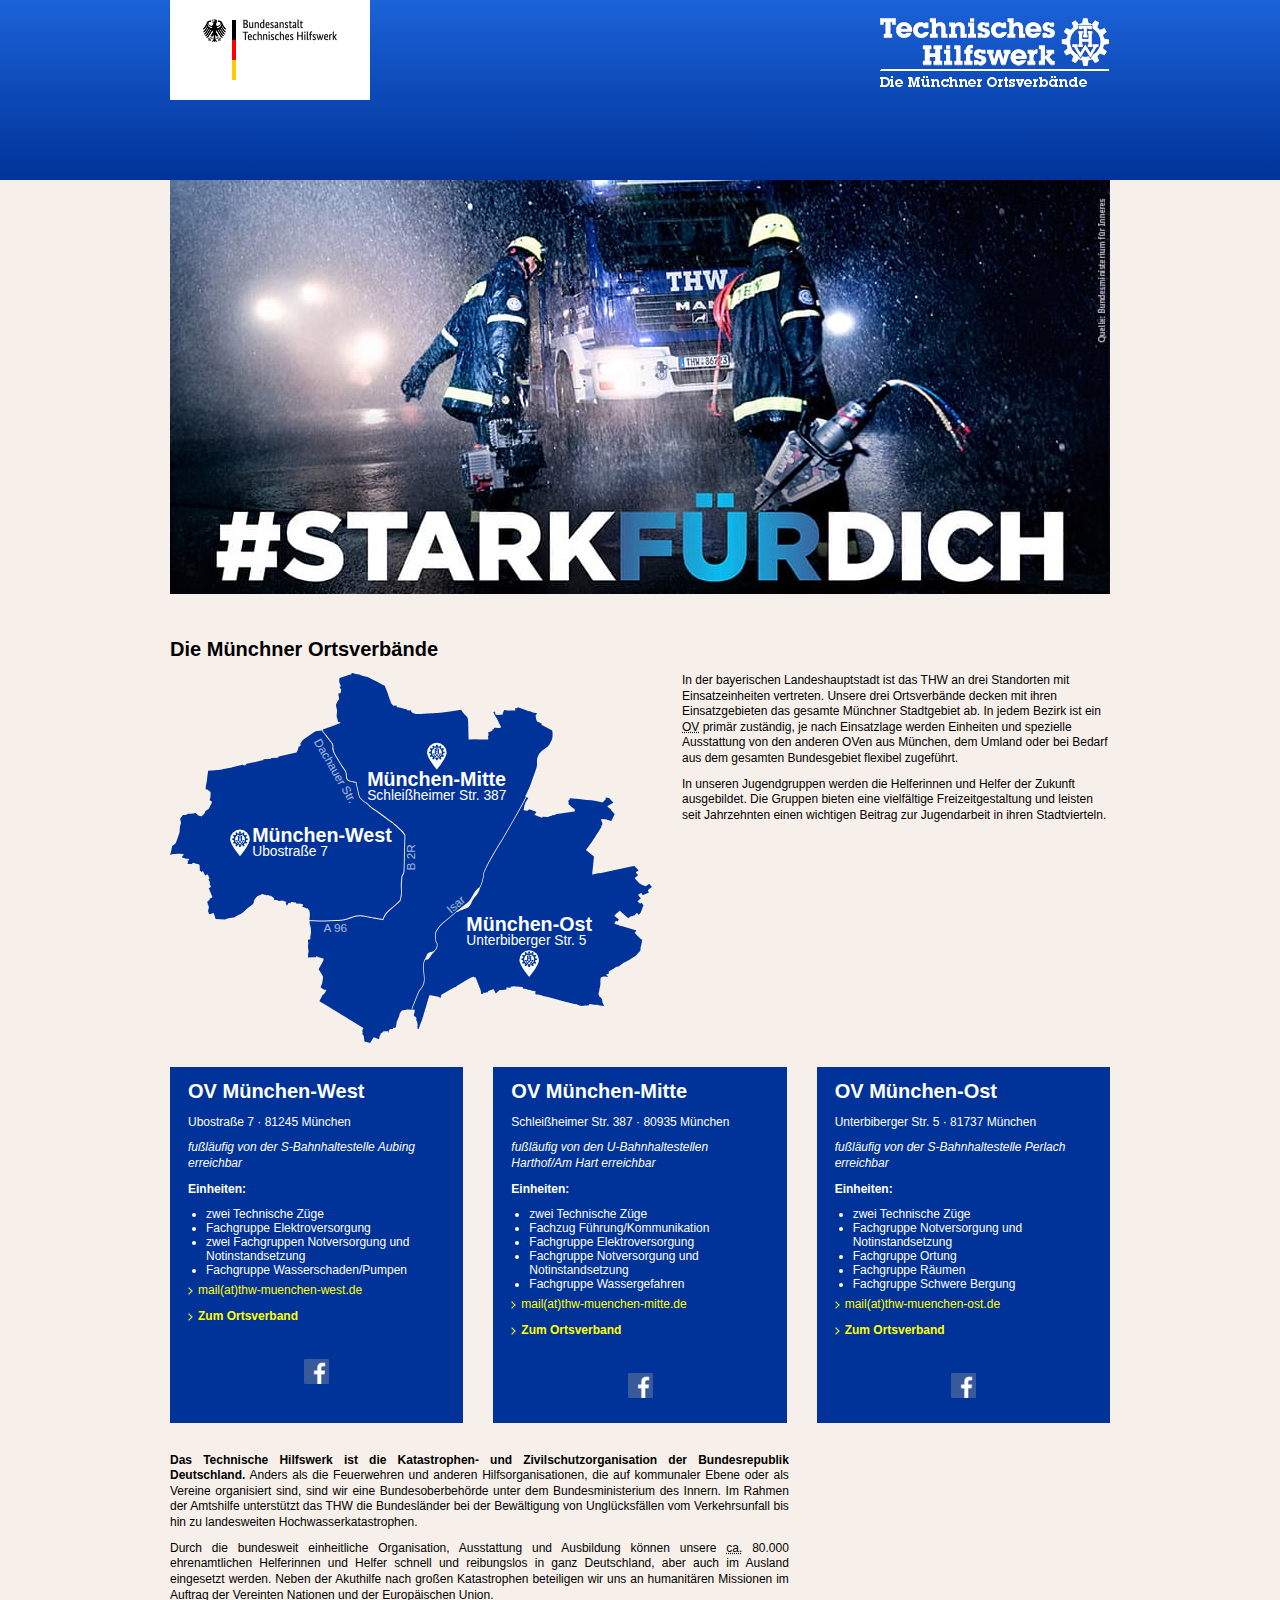
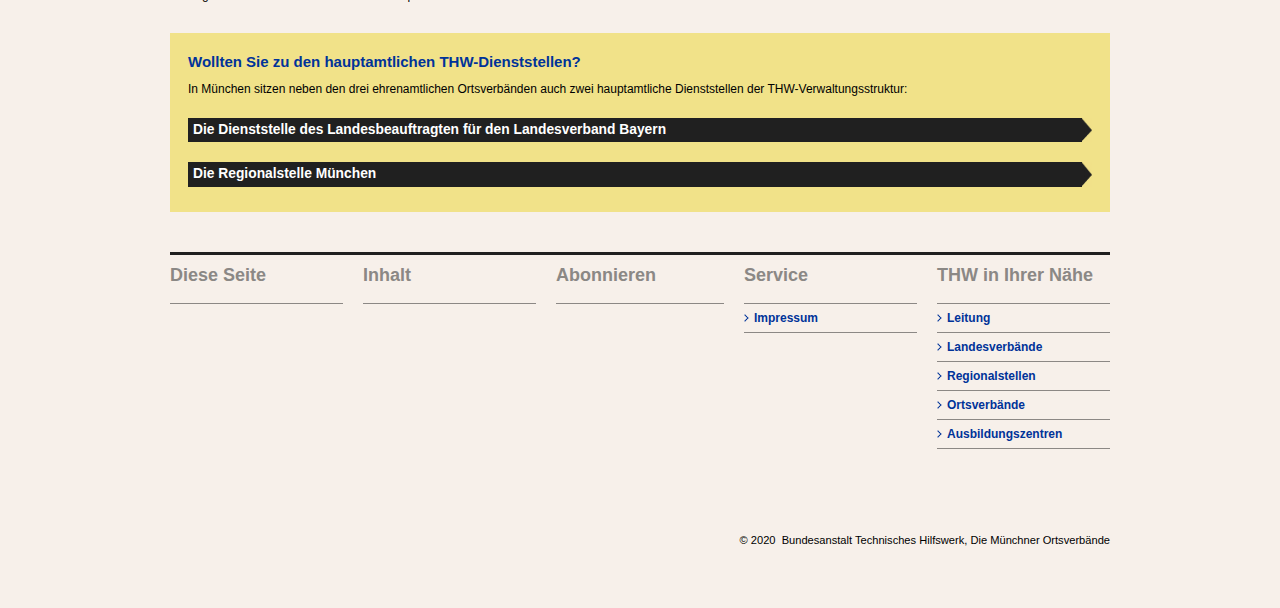
<file: index.html>
<!DOCTYPE html>
<html lang="de">
<head>

<meta charset="utf-8">
<!-- 
	CMS für Ortsverbände der Bundesanstalt Technisches Hilfswerk
	     weitere Informationen unter: http://doku.ov-cms.thw.de

	This website is powered by TYPO3 - inspiring people to share!
	TYPO3 is a free open source Content Management Framework initially created by Kasper Skaarhoj and licensed under GNU/GPL.
	TYPO3 is copyright 1998-2018 of Kasper Skaarhoj. Extensions are copyright of their respective owners.
	Information and contribution at https://typo3.org/
-->

<link rel="shortcut icon" href="/img/favicon.ico" type="image/x-icon">

<meta name="generator" content="TYPO3 CMS">
<meta name="VIEWPORT" content="width=device-width, initial-scale=1, minimal-scale=1">

<link rel="stylesheet" type="text/css" href="/combined.css" media="all">
<link rel="stylesheet" type="text/css" href="/print.css" media="print">

<title>THW Die Münchner Ortsverbände: Startseite</title>
<link rel="canonical" href="/"/>
<meta name="geo.placename" content="München"/>
<meta property="og:type" content="website"/>
<!-- <meta property="og:image" content="/img/thw.png"/> -->
<meta property="og:locale" content="de_DE"/>
<meta property="og:title" content="THW Die Münchner Ortsverbände - Startseite"/>
<meta property="og:description" content=""/>
<!-- <meta property="og:url" content="https://thw-muenchen.de/"/> -->
<meta property="og:site_name" content="THW Die Münchner Ortsverbände"/>
<meta name="date" content="2020-06-01T12:00:00+1:00">
</head>
<body>

<div id="page">

<!-- page content -->
<div id="contentArea">

<!-- header -->
<header>
    <section id="pageHead" role="banner">
        <div class="branding">
            <div class="ba_logo"><a href="/" target="_top"><img src="/img/logo_bundesanstalt.gif" width="200" height="100" alt="Bundesanstalt Technisches Hilfswerk" ></a></div>
            <div class="thw_logo">
                <a href="/"><img src="/img/logo_thw.png" width="229" height="53" alt="Technisches Hilfswerk" ></a>
                <img src="/img/Die_Muenchner_Ortsverbaende__43c7b4e5e2.png" width="230" height="35" alt="Die Münchner Ortsverbände">
            </div>
        </div>

        <div class="clearFloater"></div>
    </section>
    <section class="navigation active">
    </section>
</header>
 
<div class="clearFloater"></div>

<!-- content -->
<section id="pageContent" role="main">
    

<div id="cbkeyvisual-76792" class="cbkeyvisual large">  
	<div class="slider-wrapper theme-thw ">
        <img srcset="/img/starkfuerdich-470w.jpg 470w, ./img/starkfuerdich-940w.jpg 940w" sizes="100vw" src="/img/starkfuerdich-940w.jpg" alt="" style="max-width: 100%;">
    </div>  
</div>

    <section class="content"><div id="c217972" class="csc-default"><div class="section-body">

<div class="div-100">
	<div id="c240390" class="csc-default"><div class="section-body">

<div class="csc-header csc-header-n3"><h2>Die Münchner Ortsverbände</h2></div>

<div class="map-container">
    <figure class="map-container-aspect-box">
        <object type="image/svg+xml" data="/img/ovs.svg" width="471" height="354"></object>
    </figure>
</div>

<div class="csc-textpic-text">
    <p>
        In der bayerischen Landeshauptstadt ist das THW an drei Standorten mit Einsatzeinheiten vertreten. Unsere drei Ortsverbände decken mit ihren Einsatzgebieten das gesamte Münchner Stadtgebiet ab. In jedem Bezirk ist ein <abbr title="Ortsverband">OV</abbr> primär zuständig, je nach Einsatzlage werden Einheiten und spezielle Ausstattung von den anderen OVen aus München, dem Umland oder bei Bedarf aus dem gesamten Bundesgebiet flexibel zugeführt.
    </p>
    <p>
        In unseren Jugendgruppen werden die Helferinnen und Helfer der Zukunft ausgebildet. Die Gruppen bieten eine vielfältige Freizeitgestaltung und leisten seit Jahrzehnten einen wichtigen Beitrag zur Jugendarbeit in ihren Stadtvierteln.
    </p>
</div>

<div class="clearBoth"></div>

<br>

<div class="triple-area">

			<div id="c240391" class="csc-bluebackground"><div class="csc-header csc-header-n1"><h2 class="csc-firstHeader">OV München-West</h2></div><div class="csc-textpic csc-textpic-center csc-textpic-below"><div class="csc-textpic-text"><p class="bodytext">Ubostraße 7 · 81245&nbsp;München
</p>
<p class="bodytext"><i>fußläufig von der S-Bahnhaltestelle Aubing erreichbar</i>
</p>
<p class="bodytext"><b>Einheiten:</b></p><ul style="margin-bottom: 0.5em; "><li style="background: none !important; padding-left: 0 !important; ">zwei Technische Züge</li><li style="background: none !important; padding-left: 0 !important; ">Fachgruppe Elektroversorgung</li><li style="background: none !important; padding-left: 0 !important; ">zwei Fachgruppen Notversorgung und Notinstandsetzung</li><li style="background: none !important; padding-left: 0 !important; ">Fachgruppe Wasserschaden/Pumpen</li></ul><p class="bodytext"><a href="mailto:mail@thw-muenchen-west.de" title="E-Mail an den THW OV München-West" class="hint">mail(at)thw-muenchen-west.de</a>
</p>
<p class="bodytext"><b><a href="https://www.thw-muenchen-west.de/" title="Zum THW OV München-West" target="_blank" class="hint">Zum Ortsverband</a></b></p></div><div class="csc-textpic-imagewrap" data-csc-images="1" data-csc-cols="1"><div class="csc-textpic-center-outer"><div class="csc-textpic-center-inner"><figure class="csc-textpic-image csc-textpic-last"><a href="https://www.facebook.com/thw.ov.muenchenwest/" title="THW OV München-West auf Facebook" target="_blank"><img src="/img/fb-icon.png" width="25" height="25" alt=""></a></figure></div></div></div></div></div>

			<div id="c240395" class="csc-bluebackground"><div class="csc-header csc-header-n1"><h2 class="csc-firstHeader">OV München-Mitte</h2></div><div class="csc-textpic csc-textpic-center csc-textpic-below"><div class="csc-textpic-text"><p class="bodytext">Schleißheimer Str. 387 · 80935&nbsp;München
</p>
<p class="bodytext"><i>fußläufig von den U-Bahnhaltestellen </i><i>Harthof/Am Hart  erreichbar</i>
</p>
<p class="bodytext"><b>Einheiten:</b></p><ul style="margin-bottom: 0.5em; "><li style="background: none !important; padding-left: 0 !important; ">zwei Technische Züge</li><li style="background: none !important; padding-left: 0 !important; ">Fachzug Führung/Kommunikation</li><li style="background: none !important; padding-left: 0 !important; ">Fachgruppe Elektroversorgung</li><li style="background: none !important; padding-left: 0 !important; ">Fachgruppe Notversorgung und Notinstandsetzung</li><li style="background: none !important; padding-left: 0 !important; ">Fachgruppe Wassergefahren</li></ul><p class="bodytext"><a href="mailto:mail@thw-muenchen-mitte.de" title="E-Mail an den THW OV München-Mitte" class="hint">mail(at)thw-muenchen-mitte.de</a>
</p>
<p class="bodytext"><b><a href="http://www.thw-muenchen-mitte.de/" title="Zum THW OV München-Mitte" target="_blank" class="hint">Zum Ortsverband</a></b></p></div><div class="csc-textpic-imagewrap" data-csc-images="1" data-csc-cols="1"><div class="csc-textpic-center-outer"><div class="csc-textpic-center-inner"><figure class="csc-textpic-image csc-textpic-last"><a href="https://www.facebook.com/THW.Muenchen/" title="THW OV München-Mitte auf Facebook" target="_blank"><img src="/img/fb-icon.png" width="25" height="25" alt=""></a></figure></div></div></div></div></div>

		<div id="c240397" class="csc-bluebackground"><div class="csc-header csc-header-n1"><h2 class="csc-firstHeader">OV München-Ost</h2></div><div class="csc-textpic csc-textpic-center csc-textpic-below"><div class="csc-textpic-text"><p class="bodytext"> Unterbiberger Str. 5 · 81737&nbsp;München 
</p>
<p class="bodytext"><i>fußläufig von der S-Bahnhaltestelle </i><i>Perlach  erreichbar</i>
</p>
<p class="bodytext"><b>Einheiten:</b></p><ul style="margin-bottom: 0.5em; "><li style="background: none !important; padding-left: 0 !important; ">zwei Technische Züge</li><li style="background: none !important; padding-left: 0 !important; ">Fachgruppe Notversorgung und Notinstandsetzung</li><li style="background: none !important; padding-left: 0 !important; ">Fachgruppe Ortung</li><li style="background: none !important; padding-left: 0 !important; ">Fachgruppe Räumen</li><li style="background: none !important; padding-left: 0 !important; ">Fachgruppe Schwere Bergung</li></ul><p class="bodytext"><a href="mailto:mail@thw-muenchen-ost.de" title="E-Mail an den THW OV München-Ost" class="hint">mail(at)thw-muenchen-ost.de</a>
</p>
<p class="bodytext"><b><a href="http://www.thw-muenchen-ost.de/" title="Zum THW OV München-Ost" target="_blank" class="hint">Zum Ortsverband</a></b></p></div><div class="csc-textpic-imagewrap" data-csc-images="1" data-csc-cols="1"><div class="csc-textpic-center-outer"><div class="csc-textpic-center-inner"><figure class="csc-textpic-image csc-textpic-last"><a href="https://www.facebook.com/thwmuenchenost/" title="THW OV München-Ost auf Facebook" target="_blank"><img src="/img/fb-icon.png" width="25" height="25" alt=""></a></figure></div></div></div></div></div>

</div>
<div class="clearFloater"></div>
</div></div><div id="c217985" class="csc-default"><div class="section-body">

<div class="div-67-33">
	<div class="div-67left"><div class="inner-left">
		<div id="c217973" class="csc-default"><p class="align-justify"><b>Das Technische Hilfswerk ist die Katastrophen‐ und Zivilschutzorganisation der Bundesrepublik Deutschland.</b> Anders als die Feuerwehren und anderen Hilfsorganisationen, die auf kommunaler Ebene oder als Vereine organisiert sind, sind wir eine Bundesoberbehörde unter dem Bundesministerium&nbsp;des Innern. Im Rahmen der Amtshilfe unterstützt das THW die Bundesländer bei der Bewältigung von Unglücksfällen vom Verkehrsunfall bis hin zu landesweiten Hochwasserkatastrophen.</p>
<p class="align-justify">Durch die bundesweit einheitliche Organisation, Ausstattung und Ausbildung können unsere <abbr title="circa">ca.</abbr> 80.000 ehrenamtlichen Helferinnen und Helfer schnell und reibungslos in ganz Deutschland, aber auch im Ausland eingesetzt werden. Neben der Akuthilfe nach großen Katastrophen beteiligen wir uns an humanitären Missionen im Auftrag der Vereinten Nationen und der Europäischen Union.</p></div>
	</div></div>
	<div class="div-33right"><div class="inner-right">
		<div id="c218733" class="csc-default"><div id="mmswf5ed109b54a84e248760022"></div></div>
	</div></div>
</div>
<div class="clearFloater"></div>
</div></div>
</div></div><div id="c217974" class="csc-default">

<div id="c217974-font" class="csc-default">


<div id="c218697" class="csc-yellowbackground csc-space-before-20"><div class="csc-header csc-header-n4"><h3>Wollten Sie zu den hauptamtlichen THW-Dienststellen?</h3></div><p class="bodytext">In München sitzen neben den drei ehrenamtlichen Ortsverbänden auch zwei hauptamtliche Dienststellen der THW-Verwaltungsstruktur:
</p>
<p class="bodytext"><a href="https://www.lv-by.thw.de/" target="_blank"><b><span style="font-size: 1.15em;">Die Dienststelle des Landesbeauftragten für den Landesverband Bayern</span></b></a>
</p>
<p class="bodytext"><a href="https://rb-muenchen.thw.de/" target="_blank"><b><span style="font-size: 1.15em;">Die Regionalstelle München</span></b></a></p></div>
</div>
<div class="clearFloater"></div>
</div></div></section>
</section>

<div class="clearFloater"></div>
<!-- footer -->
<footer>
    <h5 class="phoneOnly">Service</h5><DIV class="section_body"><DIV class="div-20-20-20-20-20"><DIV class="topLined"><DIV class="div_20"><DIV class="div_20_col1"><div class="navigationFooter"><h5>Diese Seite</h5><ul></ul></div></div></div><DIV class="div_20"><DIV class="div_20_col2"><div class="navigationFooter"><h5>Inhalt</h5><ul></ul></div></div></div><DIV class="div_20"><DIV class="div_20_col3"><div class="navigationFooter"><h5>Abonnieren</h5><ul></ul></div></div></div><DIV class="div_20"><DIV class="div_20_col4"><div class="navigationFooter"><h5>Service</h5><ul><li><a href="/impressum/">Impressum</a></li></ul></div></div></div><DIV class="div_20"><DIV class="div_20_col5"><div class="navigationFooter"><h5>THW in Ihrer Nähe</h5><ul><li><a href="https://www.thw.de/SiteGlobals/Forms/Suche/DE/ThwInIhrerNaehe_Unterseiten_Formular.html?nn=922388&amp;oe_typ=leitung" target="_blank">Leitung</a></li><li><a href="https://www.thw.de/SiteGlobals/Forms/Suche/DE/ThwInIhrerNaehe_Unterseiten_Formular.html?nn=922388&amp;oe_typ=landesverbaende" target="_blank">Landesverbände</a></li><li><a href="https://www.thw.de/SiteGlobals/Forms/Suche/DE/ThwInIhrerNaehe_Unterseiten_Formular.html?nn=922388&amp;oe_typ=regionalstellen" target="_blank">Regionalstellen</a></li><li><a href="https://www.thw.de/SiteGlobals/Forms/Suche/DE/ThwInIhrerNaehe_Unterseiten_Formular.html?oe_typ=ortsverbaende" target="_blank">Ortsverbände</a></li><li><a href="https://www.thw.de/SiteGlobals/Forms/Suche/DE/ThwInIhrerNaehe_Unterseiten_Formular.html?nn=922388&amp;oe_typ=ausbildungszentrum" target="_blank">Ausbildungszentren</a></li></ul></div></div></div></div></div><DIV class="clearFloater"></DIV></div>
    <section class="footprint">
        <p>&copy;&nbsp;2020&nbsp; Bundesanstalt Technisches Hilfswerk<br class="mobileOnly"><span class="desktopOnly">,&nbsp;</span>Die Münchner Ortsverbände</p>
    </section>

</footer>

</div>
</div>


</body>
</html>
</file>
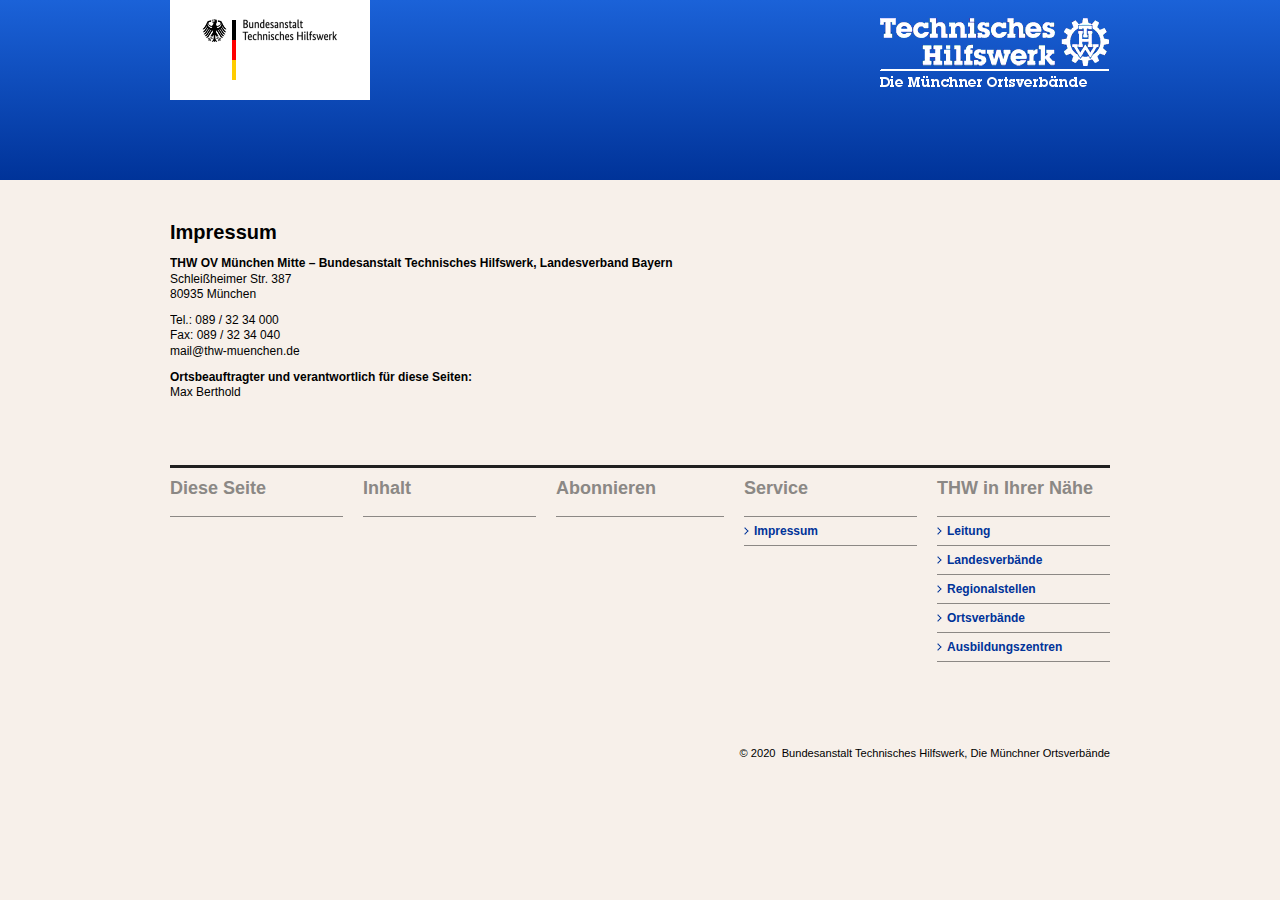
<file: impressum/index.html>
<!DOCTYPE html>
<html lang="de">
<head>

<meta charset="utf-8">
<!-- 
    CMS für Ortsverbände der Bundesanstalt Technisches Hilfswerk
         weitere Informationen unter: http://doku.ov-cms.thw.de

    This website is powered by TYPO3 - inspiring people to share!
    TYPO3 is a free open source Content Management Framework initially created by Kasper Skaarhoj and licensed under GNU/GPL.
    TYPO3 is copyright 1998-2018 of Kasper Skaarhoj. Extensions are copyright of their respective owners.
    Information and contribution at https://typo3.org/
-->

<link rel="shortcut icon" href="/img/favicon.ico" type="image/x-icon">

<meta name="generator" content="TYPO3 CMS">
<meta name="VIEWPORT" content="width=device-width, initial-scale=1, minimal-scale=1">

<link rel="stylesheet" type="text/css" href="/combined.css" media="all">
<link rel="stylesheet" type="text/css" href="/print.css" media="print">

<title>THW Die Münchner Ortsverbände: Impressum</title>
</head>
<body>

<div id="page">

<!-- page content -->
<div id="contentArea">

<!-- header -->
<header>
    <section id="pageHead" role="banner">
        <div class="branding">
            <div class="ba_logo"><a href="/" target="_top"><img src="/img/logo_bundesanstalt.gif" width="200" height="100" alt="Bundesanstalt Technisches Hilfswerk" ></a></div>
            <div class="thw_logo">
                <a href="/"><img src="/img/logo_thw.png" width="229" height="53" alt="Technisches Hilfswerk" ></a>
                <img src="/img/Die_Muenchner_Ortsverbaende__43c7b4e5e2.png" width="230" height="35" alt="Die Münchner Ortsverbände">
            </div>
        </div>

        <div class="clearFloater"></div>
    </section>
    <section class="navigation active">
    </section>
</header>
 
<div class="clearFloater"></div>

<!-- content -->
<section id="pageContent" role="main">
    
    <section class="content"><div id="c217972" class="csc-default"><div class="section-body">

<div class="div-100">
    <div id="c240390" class="csc-default"><div class="section-body">

<div class="csc-header csc-header-n3"><h2>Impressum</h2></div>

<p>
    <strong>THW OV München Mitte &ndash; Bundesanstalt Technisches Hilfswerk, Landesverband Bayern</strong><br>
    Schleißheimer Str. 387<br>
    80935 München
</p>
<p>
    Tel.: 089 / 32 34 000<br>
    Fax: 089 / 32 34 040<br>
    mail@thw-muenchen.de
</p>
<p>
    <strong>Ortsbeauftragter und verantwortlich für diese Seiten:</strong><br>
    Max Berthold
</p>

<br>

</div>
</div>

</div></div></div></section>
</section>

<div class="clearFloater"></div>
<!-- footer -->
<footer>
    <h5 class="phoneOnly">Service</h5><DIV class="section_body"><DIV class="div-20-20-20-20-20"><DIV class="topLined"><DIV class="div_20"><DIV class="div_20_col1"><div class="navigationFooter"><h5>Diese Seite</h5><ul></ul></div></div></div><DIV class="div_20"><DIV class="div_20_col2"><div class="navigationFooter"><h5>Inhalt</h5><ul></ul></div></div></div><DIV class="div_20"><DIV class="div_20_col3"><div class="navigationFooter"><h5>Abonnieren</h5><ul></ul></div></div></div><DIV class="div_20"><DIV class="div_20_col4"><div class="navigationFooter"><h5>Service</h5><ul><li><a href="/impressum/">Impressum</a></li></ul></div></div></div><DIV class="div_20"><DIV class="div_20_col5"><div class="navigationFooter"><h5>THW in Ihrer Nähe</h5><ul><li><a href="https://www.thw.de/SiteGlobals/Forms/Suche/DE/ThwInIhrerNaehe_Unterseiten_Formular.html?nn=922388&amp;oe_typ=leitung" target="_blank">Leitung</a></li><li><a href="https://www.thw.de/SiteGlobals/Forms/Suche/DE/ThwInIhrerNaehe_Unterseiten_Formular.html?nn=922388&amp;oe_typ=landesverbaende" target="_blank">Landesverbände</a></li><li><a href="https://www.thw.de/SiteGlobals/Forms/Suche/DE/ThwInIhrerNaehe_Unterseiten_Formular.html?nn=922388&amp;oe_typ=regionalstellen" target="_blank">Regionalstellen</a></li><li><a href="https://www.thw.de/SiteGlobals/Forms/Suche/DE/ThwInIhrerNaehe_Unterseiten_Formular.html?oe_typ=ortsverbaende" target="_blank">Ortsverbände</a></li><li><a href="https://www.thw.de/SiteGlobals/Forms/Suche/DE/ThwInIhrerNaehe_Unterseiten_Formular.html?nn=922388&amp;oe_typ=ausbildungszentrum" target="_blank">Ausbildungszentren</a></li></ul></div></div></div></div></div><DIV class="clearFloater"></DIV></div>
    <section class="footprint">
        <p>&copy;&nbsp;2020&nbsp; Bundesanstalt Technisches Hilfswerk<br class="mobileOnly"><span class="desktopOnly">,&nbsp;</span>Die Münchner Ortsverbände</p>
    </section>

</footer>

</div>
</div>


</body>
</html>
</file>
<file: combined.css>
/* specific page styles for extension "tx_cssstyledcontent" */

.csc-textpic-intext-right-nowrap .csc-textpic-text {
    margin-right: 481px;
}

.csc-textpic-intext-left-nowrap .csc-textpic-text {
    margin-left: 481px;
}

.csc-space-before-20 {
    margin-top: 20px !important;
}


/* default styles for extension "tx_cssstyledcontent" */


/* Headers */

.csc-header-alignment-center {
    text-align: center;
}

.csc-header-alignment-right {
    text-align: right;
}

.csc-header-alignment-left {
    text-align: left;
}

div.csc-textpic-responsive,
div.csc-textpic-responsive * {
    -moz-box-sizing: border-box;
    -webkit-box-sizing: border-box;
    box-sizing: border-box;
}


/* Clear floats after csc-textpic and after csc-textpic-imagerow */

div.csc-textpic,
div.csc-textpic div.csc-textpic-imagerow,
ul.csc-uploads li {
    overflow: hidden;
}


/* Set padding for tables */

div.csc-textpic .csc-textpic-imagewrap table {
    border-collapse: collapse;
    border-spacing: 0;
}

div.csc-textpic .csc-textpic-imagewrap table tr td {
    padding: 0;
    vertical-align: top;
}


/* Settings for figure and figcaption (HTML5) */

div.csc-textpic .csc-textpic-imagewrap figure,
div.csc-textpic figure.csc-textpic-imagewrap {
    margin: 0;
    display: table;
}


/* Captions */

figcaption.csc-textpic-caption {
    display: table-caption;
}

.csc-textpic-caption {
    text-align: left;
    caption-side: bottom;
}

div.csc-textpic-caption-c .csc-textpic-caption,
.csc-textpic-imagewrap .csc-textpic-caption-c {
    text-align: center;
}

div.csc-textpic-caption-r .csc-textpic-caption,
.csc-textpic-imagewrap .csc-textpic-caption-r {
    text-align: right;
}

div.csc-textpic-caption-l .csc-textpic-caption,
.csc-textpic-imagewrap .csc-textpic-caption-l {
    text-align: left;
}


/* Float the columns */

div.csc-textpic div.csc-textpic-imagecolumn {
    float: left;
}


/* Border just around the image */

div.csc-textpic-border div.csc-textpic-imagewrap img {
    border: 2px solid black;
    padding: 0px 0px;
}

div.csc-textpic .csc-textpic-imagewrap img {
    border: none;
    display: block;
}


/* Space below each image (also in-between rows) */

div.csc-textpic .csc-textpic-imagewrap .csc-textpic-image {
    margin-bottom: 10px;
}

div.csc-textpic .csc-textpic-imagewrap .csc-textpic-imagerow-last .csc-textpic-image {
    margin-bottom: 0;
}


/* colSpace around image columns, except for last column */

div.csc-textpic-imagecolumn,
td.csc-textpic-imagecolumn .csc-textpic-image {
    margin-right: 10px;
}

div.csc-textpic-imagecolumn.csc-textpic-lastcol,
td.csc-textpic-imagecolumn.csc-textpic-lastcol .csc-textpic-image {
    margin-right: 0;
}


/* Add margin from image-block to text (in case of "Text & Images") */

div.csc-textpic-intext-left .csc-textpic-imagewrap,
div.csc-textpic-intext-left-nowrap .csc-textpic-imagewrap {
    margin-right: 10px;
}

div.csc-textpic-intext-right .csc-textpic-imagewrap,
div.csc-textpic-intext-right-nowrap .csc-textpic-imagewrap {
    margin-left: 10px;
}


/* Positioning of images: */


/* Center (above or below) */

div.csc-textpic-center .csc-textpic-imagewrap,
div.csc-textpic-center figure.csc-textpic-imagewrap {
    overflow: hidden;
}

div.csc-textpic-center .csc-textpic-center-outer {
    position: relative;
    float: right;
    right: 50%;
}

div.csc-textpic-center .csc-textpic-center-inner {
    position: relative;
    float: right;
    right: -50%;
}


/* Right (above or below) */

div.csc-textpic-right .csc-textpic-imagewrap {
    float: right;
}

div.csc-textpic-right div.csc-textpic-text {
    clear: right;
}


/* Left (above or below) */

div.csc-textpic-left .csc-textpic-imagewrap {
    float: left;
}

div.csc-textpic-left div.csc-textpic-text {
    clear: left;
}


/* Left (in text) */

div.csc-textpic-intext-left .csc-textpic-imagewrap {
    float: left;
}


/* Right (in text) */

div.csc-textpic-intext-right .csc-textpic-imagewrap {
    float: right;
}


/* Right (in text, no wrap around) */

div.csc-textpic-intext-right-nowrap .csc-textpic-imagewrap {
    float: right;
}


/* Left (in text, no wrap around) */

div.csc-textpic-intext-left-nowrap .csc-textpic-imagewrap {
    float: left;
}

div.csc-textpic div.csc-textpic-imagerow-last,
div.csc-textpic div.csc-textpic-imagerow-none div.csc-textpic-last {
    margin-bottom: 0;
}


/* Browser fixes: */


/* Fix for unordered and ordered list with image "In text, left" */

.csc-textpic-intext-left ol,
.csc-textpic-intext-left ul {
    padding-left: 40px;
    overflow: auto;
}


/* File Links */

ul.csc-uploads {
    padding: 0;
}

ul.csc-uploads li {
    list-style: none outside none;
    margin: 1em 0;
}

ul.csc-uploads img {
    float: left;
    margin-right: 1em;
    vertical-align: top;
}

ul.csc-uploads span {
    display: block;
}

ul.csc-uploads span.csc-uploads-fileName {
    text-decoration: underline;
}


/* Table background colors: */

table.contenttable-color-1 {
    background-color: #EDEBF1;
}

table.contenttable-color-2 {
    background-color: #F5FFAA;
}

table.contenttable-color-240 {
    background-color: black;
}

table.contenttable-color-241 {
    background-color: white;
}

table.contenttable-color-242 {
    background-color: #333333;
}

table.contenttable-color-243 {
    background-color: gray;
}

table.contenttable-color-244 {
    background-color: silver;
}


/* default styles for extension "tx_srfreecap" */

.tx-srfreecap-captcha label {
    display: inline-block;
    width: 150px;
}

img.tx-srfreecap-image {
    margin-left: 1em;
    margin-right: 1em;
    vertical-align: middle;
}

.tx-srfreecap-image-accessible {
    background-color: transparent;
    vertical-align: middle;
}

.tx-srfreecap-accessible-link {
    width: 10em;
    float: right;
    vertical-align: middle;
    margin-right: 7em;
}

.tx-srfreecap-cant-read {
    display: inline-block;
    width: 150px;
}

.tx-srfreecap-cant-read a:link {
    background-color: transparent;
    font-weight: bold;
    text-decoration: none;
}


/* default styles for extension "tx_srfreecap_pi2" */

.tx-srfreecap-pi1-captcha label {
    display: inline-block;
    width: 150px;
}

img.tx-srfreecap-pi1-image {
    margin-left: 1em;
    margin-right: 1em;
    vertical-align: middle;
}

.tx-srfreecap-pi1-image-accessible {
    background-color: transparent;
    vertical-align: middle;
}

.tx-srfreecap-pi1-accessible-link {
    width: 10em;
    float: right;
    vertical-align: middle;
    margin-right: 7em;
}

.tx-srfreecap-pi1-cant-read {
    display: inline-block;
    width: 150px;
}

.tx-srfreecap-pi1-cant-read a:link {
    background-color: transparent;
    font-weight: bold;
    text-decoration: none;
}


/* default styles for extension "tx_a21glossary" */

acronym,
dfn,
abbr,
span.abbr {
    border-bottom: 1px dotted black;
    cursor: help;
}

.tx-glossary-list dt {
    font-weight: bold;
    margin: 0 0 3px 0;
    font-style: normal;
}

.tx-glossary-list dd {
    margin: 0 0 15px 20px;
}

.tx-glossary-list dd.tx-glossary-abstract {
    margin: 0;
    padding: 0;
}

.tx-glossary-list dd.tx-glossary-description {
    margin: 0;
    padding: 0;
}


/* default styles for extension "tx_felogin_pi1" */

.tx-felogin-pi1 label {
    display: block;
}


/**
 * Style definitions to the page and structure elements
 * Footer - Weidler
 */

@media (max-width: 992px) {
    .desktopOnly {
        display: none;
    }
}

@media (min-width: 992px) {
    .mobileOnly {
        display: none;
    }
}

@media (min-width: 768px) {
    .phoneOnly {
        display: none;
    }
}


/**
 * Style definitions to the page and structure elements
 */

* {
    margin: 0;
    padding: 0;
    box-sizing: border-box;
    z-index: 10;
}

html * {
    font-size: 100.01%;
    /*color: #202020;*/
}

body {
    font-size: 75%;
    font-family: Arial, Helvetica, Verdana, Geneva, sans-serif;
    background: #f7f0ea;
}


/* PAGE and CONTENTAREA */

#page {
    background: #1b62d8;
    /* Old browsers */
    /* IE9 SVG, needs conditional override of 'filter' to 'none' */
    background: url([data-uri]);
    background: -moz-linear-gradient(top, #1b62d8 0%, #003399 100%);
    /* FF3.6+ */
    background: -webkit-gradient(linear, left top, left bottom, color-stop(0%, #1b62d8), color-stop(100%, #003399));
    /* Chrome,Safari4+ */
    background: -webkit-linear-gradient(top, #1b62d8 0%, #003399 100%);
    /* Chrome10+,Safari5.1+ */
    background: -o-linear-gradient(top, #1b62d8 0%, #003399 100%);
    /* Opera 11.10+ */
    background: -ms-linear-gradient(top, #1b62d8 0%, #003399 100%);
    /* IE10+ */
    background: linear-gradient(to bottom, #1b62d8 0%, #003399 100%);
    /* W3C */
    background-repeat: repeat-x;
    filter: progid:DXImageTransform.Microsoft.gradient(startColorstr='#1b62d8', endColorstr='#003399', GradientType=0);
    /* IE6-8 */
    width: 100%;
    height: 180px;
}

h2.csc-firstHeader {
    margin-top: 0 !important;
}

@media (max-width: 992px) {
    #page {
        height: 160px;
    }
}

@media (max-width: 768px) {
    #page {
        height: 123px;
    }
}

#contentArea {
    margin: 0 auto;
    padding-bottom: 40px;
    position: relative;
    width: 940px;
}

@media (max-width: 992px) {
    #contentArea {
        width: 95%;
        margin: 0 auto;
    }
}


/* clear floating */

.clearFloater:after {
    display: block;
    height: 0;
    clear: both;
    visibility: hidden;
    position: absolute;
}


/**
 * BRANDING
 * branding, includes all elements to the blue header
 */

#contentArea header {
    /** HEADER
  * header, includes logos and topper menue
  */
}

#contentArea header #pageHead {
    position: relative;
    height: 125px;
}

@media (max-width: 992px) {
    #contentArea header #pageHead {
        height: 160px;
    }
}

@media (max-width: 768px) {
    #contentArea header #pageHead {
        height: 123px;
    }
}

#contentArea header .branding {
    overflow: hidden;
}

#contentArea header .navButton {
    display: none;
}

@media (max-width: 992px) {
    #contentArea header .navButton {
        display: block;
        cursor: pointer;
        position: absolute;
        bottom: 0;
        left: 20px;
        width: 60px;
        height: 45px;
        border: 1px solid #fff;
        border-bottom: none;
        border-top-left-radius: 5px;
        border-top-right-radius: 5px;
        padding: 7px 8px 8px 8px;
        font-size: 116.67%;
        font-weight: bold;
        background-color: #003399;
        /* Old browsers */
        background: -moz-linear-gradient(top, #003399 0%, #1b62d8 100%) #003399;
        /* FF3.6+ */
        background: -webkit-gradient(linear, left top, left bottom, color-stop(0%, #003399), color-stop(100%, #1b62d8)) #003399;
        /* Chrome,Safari4+ */
        background: -webkit-linear-gradient(top, #003399 0%, #1b62d8 100%) #003399;
        /* Chrome10+,Safari5.1+ */
        background: -o-linear-gradient(top, #003399 0%, #1b62d8 100%) #003399;
        /* Opera 11.10+ */
        background: -ms-linear-gradient(top, #003399 0%, #1b62d8 100%) #003399;
        /* IE10+ */
        background: linear-gradient(to bottom, #003399 0%, #1b62d8 100%) #003399;
        /* W3C */
        filter: progid:DXImageTransform.Microsoft.gradient(startColorstr='#1b62d8', endColorstr='#003399', GradientType=0);
        /* IE6-8 */
        background-repeat: no-repeat;
        transition: background-position 0.5s ease-in;
    }
    #contentArea header .navButton.active {
        background-position: 0 46px;
        background-repeat: no-repeat;
    }
    #contentArea header .navButton span {
        display: block;
        width: 95%;
        height: 2px;
        margin: 6px auto;
        background: #fff;
    }
    #contentArea header .navButton span.touch-button {
        display: none;
    }
}

#contentArea header .branding {
    height: 120px;
}

#contentArea header .branding div.ba_logo {
    width: 200px;
    float: left;
}

@media (max-width: 768px) {
    #contentArea header .branding div.ba_logo {
        display: none;
    }
}

#contentArea header .branding div.thw_logo {
    padding-top: 18px;
    width: 230px;
    float: right;
}

@media (max-width: 480px) {
    #contentArea header .branding div.thw_logo {
        width: 50%;
    }
    #contentArea header .branding div.thw_logo img {
        width: 100%;
        height: auto;
    }
}


/**
 * NAVIGATION SERVICES
 * navigation services elements in the header
 */

#contentArea header nav.services {
    margin: 0 240px 0 210px;
}

@media (max-width: 992px) {
    #contentArea header nav.services {
        display: none;
    }
}

#contentArea header nav.services ul {
    padding-left: 14px;
}

#contentArea header nav.services ul li {
    padding: 0;
    list-style-type: none;
    display: inline;
}

@media (max-width: 992px) {
    #contentArea header nav.services ul li.desktopOnly {
        display: none;
    }
}

#contentArea header nav.services ul li a {
    color: #fff;
    font-size: 83.3%;
    margin-top: 3px;
    padding: 2px 6px 5px 6px;
    text-decoration: none;
    display: inline-block;
}

#contentArea header nav.services ul li a.current {
    font-weight: bold;
}

#contentArea header nav.services ul li a:hover {
    text-decoration: underline;
}


/**
 * NAVIGATION ROW
 * row with menue (primary)
 */

#contentArea header section.navigation {
    float: right;
    height: 55px;
}

@media (max-width: 992px) {
    #contentArea header section.navigation {
        float: none;
        position: relative;
        left: -3%;
        width: 105.7%;
        height: auto;
        overflow: hidden;
        background: #003399;
        border: 0 solid #fff;
        border-top-width: 1px;
        border-bottom-width: 1px;
        display: none;
    }
    #contentArea header section.navigation.active {
        display: block;
    }
}

#contentArea header section.navigation nav.services {
    display: none;
    border: 0 solid #fff;
    border-top-width: 1px;
}

#contentArea header section.navigation nav.services ul {
    padding-left: 0;
}

@media (max-width: 992px) {
    #contentArea header section.navigation nav.services {
        display: block;
    }
}

#contentArea header section.navigation nav.primary,
#contentArea header section.navigation nav.services {
    height: 55px;
    margin-right: 260px;
    width: 100%;
}

#contentArea header section.navigation nav.primary ul,
#contentArea header section.navigation nav.services ul {
    margin: 0 auto;
    height: 55px;
    overflow: hidden;
}

#contentArea header section.navigation nav.primary ul li,
#contentArea header section.navigation nav.services ul li {
    position: relative;
    bottom: 5px;
    display: inline-block;
    max-width: 125px;
    height: 60px;
    vertical-align: top;
}

#contentArea header section.navigation nav.primary ul li.last,
#contentArea header section.navigation nav.services ul li.last {
    background: none;
}

#contentArea header section.navigation nav.primary ul li:hover>a,
#contentArea header section.navigation nav.services ul li:hover>a,
#contentArea header section.navigation nav.primary ul li a.current,
#contentArea header section.navigation nav.services ul li a.current,
#contentArea header section.navigation nav.primary ul li a.activeIfSub {
    color: #FEFE00;
}

#contentArea header section.navigation nav.primary ul li a,
#contentArea header section.navigation nav.services ul li a {
    color: #fff;
    font-size: 125%;
    font-weight: bold;
    text-decoration: none;
    display: inline-block;
    padding: 8px 7px 20px 6px;
}

#contentArea header section.navigation nav.primary ul li span.touch-button,
#contentArea header section.navigation nav.services ul li span.touch-button {
    display: none;
}

@media (max-width: 992px) {
    #contentArea header section.navigation nav.primary ul li span.touch-button,
    #contentArea header section.navigation nav.services ul li span.touch-button {
        display: inline;
    }
}

#contentArea header section.navigation nav.primary ul li ul,
#contentArea header section.navigation nav.services ul li ul,
#contentArea header section.navigation nav.primary ul li ul *,
#contentArea header section.navigation nav.services ul li ul * {
    display: none;
}

@media (max-width: 992px) {
    #contentArea header section.navigation nav.primary ul li,
    #contentArea header section.navigation nav.services ul li {
        position: static;
        bottom: 0;
    }
}

@media (max-width: 992px) {
    #contentArea header section.navigation nav.primary ul,
    #contentArea header section.navigation nav.services ul {
        height: auto;
    }
}

@media (max-width: 992px) {
    #contentArea header section.navigation nav.primary,
    #contentArea header section.navigation nav.services {
        margin: 0 auto;
        width: 94.34%;
        height: auto;
    }
    #contentArea header section.navigation nav.primary ul>li,
    #contentArea header section.navigation nav.services ul>li {
        border: 0 solid #1b62d8;
        border-bottom-width: 1px;
    }
    #contentArea header section.navigation nav.primary ul>li:last-child,
    #contentArea header section.navigation nav.services ul>li:last-child {
        border: none;
    }
    #contentArea header section.navigation nav.primary ul li,
    #contentArea header section.navigation nav.services ul li {
        display: block;
        position: relative;
        max-width: none;
        background: transparent;
        vertical-align: center;
        height: auto;
        width: 100%;
        /* 2nd level */
    }
    #contentArea header section.navigation nav.primary ul li a,
    #contentArea header section.navigation nav.services ul li a {
        padding: 10px 6px;
        width: 100%;
    }
    #contentArea header section.navigation nav.primary ul li.item-with-ul>a,
    #contentArea header section.navigation nav.services ul li.item-with-ul>a {
        width: 80%;
        margin-right: 20%;
    }
    #contentArea header section.navigation nav.primary ul li span.touch-button,
    #contentArea header section.navigation nav.services ul li span.touch-button {
        display: block;
        position: absolute;
        left: 80%;
        top: 0;
        width: 20%;
        padding-left: 10%;
    }
    #contentArea header section.navigation nav.primary ul li span.touch-button i.navicon,
    #contentArea header section.navigation nav.services ul li span.touch-button i.navicon {
        display: block;
        text-align: center;
        font-size: 170%;
        font-style: normal;
        color: #fff;
        margin: 0 auto;
        padding-top: 5px;
        text-shadow: #aff 0 0 1px;
        transition: padding 300ms ease-in, transform 300ms ease-in, text-shadow 100ms linear;
    }
    #contentArea header section.navigation nav.primary ul li span.touch-button:hover i.navicon,
    #contentArea header section.navigation nav.services ul li span.touch-button:hover i.navicon,
    #contentArea header section.navigation nav.primary ul li span.touch-button.active:hover i.navicon,
    #contentArea header section.navigation nav.services ul li span.touch-button.active:hover i.navicon {
        text-shadow: #fff 0 0 3px;
    }
    #contentArea header section.navigation nav.primary ul li span.touch-button.active i.navicon,
    #contentArea header section.navigation nav.services ul li span.touch-button.active i.navicon {
        transform: rotate(-180deg);
        text-shadow: #ccf 0 0 2px;
        padding-bottom: 5px;
        /* this is on top, because padding is transformed, too! */
        padding-top: 0;
    }
    #contentArea header section.navigation nav.primary ul li ul,
    #contentArea header section.navigation nav.services ul li ul,
    #contentArea header section.navigation nav.primary ul li ul *,
    #contentArea header section.navigation nav.services ul li ul * {
        display: block;
    }
    #contentArea header section.navigation nav.primary ul li ul li,
    #contentArea header section.navigation nav.services ul li ul li {
        border: none;
        /* 3rd level */
    }
    #contentArea header section.navigation nav.primary ul li ul li a,
    #contentArea header section.navigation nav.services ul li ul li a {
        padding-left: 25px;
        font-size: 115%;
    }
    #contentArea header section.navigation nav.primary ul li ul li ul li,
    #contentArea header section.navigation nav.services ul li ul li ul li {
        /* 4th level */
    }
    #contentArea header section.navigation nav.primary ul li ul li ul li a,
    #contentArea header section.navigation nav.services ul li ul li ul li a {
        padding-left: 50px;
        font-size: 105%;
    }
    #contentArea header section.navigation nav.primary ul li ul li ul li ul li a,
    #contentArea header section.navigation nav.services ul li ul li ul li ul li a {
        padding-left: 75px;
        font-size: 100%;
    }
    #contentArea header section.navigation nav.primary ul li ul li ul li ul li ul li a,
    #contentArea header section.navigation nav.services ul li ul li ul li ul li ul li a {
        padding-left: 100px;
    }
}

#contentArea header section.navigation section.navigationSearch {
    display: none;
    /* search is currently not used */
    float: right;
    height: 55px;
    padding-top: 20px;
}

#contentArea header section.navigation section.navigationSearch input.searchterm {
    border: 1px solid #003399;
    background: #fff;
    padding: 3px;
    font-size: 90%;
}

#contentArea header section.navigation section.navigationSearch input.searchterm:hover,
#contentArea header section.navigation section.navigationSearch input.searchterm:focus {
    box-shadow: #1b62d8 0 0 10px;
}

#contentArea header section.navigation section.navigationSearch input.buttonSearch {
    color: #fff;
    border: 1px solid;
    padding: 0 10px;
    border-radius: unset;
    margin-left: 6px;
    background-color: #1b62d8;
    /* Old browsers */
    background: -moz-linear-gradient(top, #1b62d8 70%, #003399 140%) #1b62d8;
    /* FF3.6+ */
    background: -webkit-gradient(linear, left top, left bottom, color-stop(70%, #1b62d8), color-stop(140%, #003399)) #1b62d8;
    /* Chrome,Safari4+ */
    background: -webkit-linear-gradient(top, #1b62d8 70%, #003399 140%) #1b62d8;
    /* Chrome10+,Safari5.1+ */
    background: -o-linear-gradient(top, #1b62d8 70%, #003399 140%) #1b62d8;
    /* Opera 11.10+ */
    background: -ms-linear-gradient(top, #1b62d8 70%, #003399 140%) #1b62d8;
    /* IE10+ */
    background: linear-gradient(to bottom, #1b62d8 70%, #003399 140%) #1b62d8;
    /* W3C */
}

@media (max-width: 992px) {
    #contentArea header section.navigation section.navigationSearch {
        /*display: block;*/
        display: none;
        margin: 0 auto;
        width: 94.34%;
        padding: 10px 6px 10px 35px;
        float: none;
        height: auto;
        border-bottom: solid 1px #fff;
    }
    #contentArea header section.navigation section.navigationSearch input.searchterm {
        width: 76.5%;
    }
    #contentArea header section.navigation section.navigationSearch input.buttonSearch {
        letter-spacing: 2px;
        font-weight: bold;
        margin-left: 2%;
        width: 20%;
    }
}

@media (max-width: 768px) {
    #contentArea header section.navigation section.navigationSearch input.searchterm {
        width: 60%;
    }
    #contentArea header section.navigation section.navigationSearch input.buttonSearch {
        letter-spacing: normal;
        margin-left: 2%;
        width: 36.5%;
    }
}


/**
 * KEYVISUALs
 * styles to the keyvisual and containing texts
 */

#keyvisual {
    position: relative;
}

#keyvisual,
#keyvisual img {
    height: 260px;
    width: 940px;
}

@media (max-width: 992px) {
    #keyvisual,
    #keyvisual img {
        height: auto;
        max-height: 260px;
        width: 100%;
    }
}

#keyvisualIntro {
    position: relative;
}

#keyvisualIntro,
#keyvisualIntro img {
    height: 414px;
    width: 940px;
}

@media (max-width: 992px) {
    #keyvisualIntro,
    #keyvisualIntro img {
        height: auto;
        max-height: 414px;
        width: 100%;
    }
}

#keyvisual div.teaser,
#keyvisualIntro div.teaser {
    position: absolute;
    bottom: 0;
    left: 0;
    width: 100%;
    padding: 10px 0 20px 0;
}

#keyvisual div.teaser:empty,
#keyvisualIntro div.teaser:empty {
    padding: 0;
}

@media (max-width: 768px) {
    #keyvisual div.teaser,
    #keyvisualIntro div.teaser {
        position: relative;
        bottom: 5px;
        background: #3a3938;
    }
}

#keyvisual div.teaser h2,
#keyvisualIntro div.teaser h2 {
    color: #fff;
    margin: 0 20px 10px 20px;
    font-size: 210%;
    font-weight: normal;
}

#keyvisual div.teaser h2 a,
#keyvisualIntro div.teaser h2 a {
    color: #fff;
    text-decoration: none;
}

#keyvisual div.teaser h2 a:hover,
#keyvisualIntro div.teaser h2 a:hover {
    text-decoration: underline;
}

#keyvisual div.teaser p,
#keyvisualIntro div.teaser p {
    color: #fff;
    font-size: 116.67%;
    margin: 10px 20px 0 20px;
}

#keyvisual div.teaser p a,
#keyvisualIntro div.teaser p a {
    color: #FFFF00;
    text-decoration: none;
}

#keyvisual div.teaser p a:hover,
#keyvisualIntro div.teaser p a:hover {
    text-decoration: underline;
}

@media (max-width: 992px) {
    #keyvisual div.teaser h2,
    #keyvisualIntro div.teaser h2 {
        font-size: 170%;
    }
    #keyvisual div.teaser p,
    #keyvisualIntro div.teaser p {
        font-size: 108%;
    }
}

@media (max-width: 768px) {
    #keyvisual div.teaser h2,
    #keyvisualIntro div.teaser h2 {
        font-size: 130%;
        font-weight: bold;
    }
    #keyvisual div.teaser p,
    #keyvisualIntro div.teaser p {
        font-size: 100%;
    }
}

#keyvisualSpacer {
    height: 10px;
    display: block;
}

@media (max-width: 992px) {
    #keyvisualSpacer {
        display: none;
    }
}


/**
 * NAVIGATION COLUMN
 */

#contentArea section.navigationCol {
    width: 220px;
    overflow: hidden;
}

@media (max-width: 992px) {
    #contentArea section.navigationCol {
        position: static;
        width: 100%;
    }
}

#contentArea section.navigationCol nav.secondary {
    border-top: 3px solid #202020;
    padding-top: 20px;
    /* level 1 */
}

#contentArea section.navigationCol nav.secondary a {
    color: #000;
    display: block;
    text-decoration: none;
}

#contentArea section.navigationCol nav.secondary a.active,
#contentArea section.navigationCol nav.secondary a.current {
    background: url(./img/icons.gif) #e8e3dd no-repeat 15px -567px;
    font-weight: bold;
}

#contentArea section.navigationCol nav.secondary a.activeIfSub {
    background: url(./img/icons.gif) #e8e3dd no-repeat 15px -217px;
}

#contentArea section.navigationCol nav.secondary a:hover {
    text-decoration: underline;
}

@media (max-width: 992px) {
    #contentArea section.navigationCol nav.secondary {
        display: none;
    }
}

#contentArea section.navigationCol nav.secondary ul {
    padding: 0;
    margin: 0;
    position: relative;
}

#contentArea section.navigationCol nav.secondary ul li {
    list-style-type: none;
    padding: 0;
    margin: 0;
    position: relative;
    /* level 2 */
}

#contentArea section.navigationCol nav.secondary ul li.spacer {
    background-image: none;
    background-color: #e8e3dd;
    border-bottom: 1px solid #fff;
    height: 32px;
}

#contentArea section.navigationCol nav.secondary ul li a {
    background-color: #e8e3dd;
    font-size: 125%;
    font-weight: bold;
    padding: 7px 5px 7px 30px;
    border-bottom: 1px solid #fff;
    position: relative;
}

#contentArea section.navigationCol nav.secondary ul li ul li {
    /* level 3 */
}

#contentArea section.navigationCol nav.secondary ul li ul li a {
    background-color: #f1eae4;
    font-weight: normal;
    padding-left: 40px;
}

#contentArea section.navigationCol nav.secondary ul li ul li a.active,
#contentArea section.navigationCol nav.secondary ul li ul li a.activeIfSub,
#contentArea section.navigationCol nav.secondary ul li ul li a.current {
    background-image: none;
    background-color: #f1eae4;
}

#contentArea section.navigationCol nav.secondary ul li ul li.spacer {
    background-color: #f1eae4;
    height: 31px;
}

#contentArea section.navigationCol nav.secondary ul li ul li ul {
    /* level 4 */
}

#contentArea section.navigationCol nav.secondary ul li ul li ul li a {
    padding-left: 50px;
}

#contentArea section.navigationCol nav.secondary ul li ul li ul ul li a {
    font-size: 116.67%;
    padding-left: 60px;
}


/**
 * CONTENT
 */

#pageContent {
    clear: both;
}

#pageContent>section.content {
    /* selector matches section.content in introKeyvisual template */
    padding-top: 30px;
}

#pageContent section.contentwrapper {
    padding-top: 30px;
    overflow: hidden;
}

#pageContent section.contentwrapper section.content {
    float: right;
    width: 700px;
    border-top: 3px solid #000;
}

@media (max-width: 992px) {
    #pageContent section.contentwrapper section.content {
        border: none;
        float: none;
        width: 100%;
    }
}


/**
 * BREADCRUMB NAVIGATION
 */

#contentArea nav.breadcrumb {
    padding: 17px 0 15px 0;
}

@media (max-width: 992px) {
    #contentArea nav.breadcrumb {
        display: none;
    }
}

#contentArea nav.breadcrumb ol {
    padding: 0;
    margin: 0;
}

#contentArea nav.breadcrumb ol li {
    padding: 0 5px 0 12px;
    margin: 0;
    list-style-type: none;
    display: inline;
    background: url(./img/icons.gif) no-repeat 0 -334px;
}

#contentArea nav.breadcrumb ol li.firstElement {
    background-image: none;
    padding-left: 0;
}

#contentArea nav.breadcrumb ol li.lastElement {
    font-weight: bold;
}

#contentArea nav.breadcrumb ol li a {
    text-decoration: none;
    font-weight: bold;
    color: #003399;
    display: inline-block;
}

#contentArea nav.breadcrumb ol li a:hover {
    text-decoration: underline;
}


/**
 * CONTENT COLUMN
 */

#contentArea .contentCol {
    float: left;
    width: 460px;
}

@media (max-width: 992px) {
    #contentArea .contentCol {
        width: 66.9%;
    }
}

@media (max-width: 768px) {
    #contentArea .contentCol {
        width: 100%;
        margin: 0;
        float: none;
    }
}


/**
 *  MARGINAL COLUMN
 */

#contentArea .marginalCol {
    margin-top: 0px;
    padding-left: 20px;
    width: 240px;
    overflow: hidden;
}

@media (max-width: 992px) {
    #contentArea .marginalCol {
        width: 33%;
        margin-top: 0;
    }
}

@media (max-width: 768px) {
    #contentArea .marginalCol {
        width: 100%;
        padding-left: 0;
        margin-top: 20px;
    }
}


/**
 * CONTENT BELOW MENUE
 */

#contentArea .contentBelowMenue {
    margin-top: 30px;
}


/**
 * CONTENT ELEMENTS
 */

@media (max-width: 992px) {
    figure {
        margin-top: 5px;
    }
    figure img {
        height: auto;
        width: 100% !important;
    }
}

@media (max-width: 768px) {
    div.csc-textpic-intext-left-nowrap .csc-textpic-imagewrap,
    div.csc-textpic-intext-right-nowrap .csc-textpic-imagewrap {
        float: none;
    }
    div.csc-textpic-intext-left-nowrap .csc-textpic-text,
    div.csc-textpic-intext-right-nowrap .csc-textpic-text {
        margin-left: 0;
        margin-right: 0;
    }
}


/**
 * FOOTER
 */

#contentArea footer {
    margin-top: 40px;
    border-top: #202020 3px solid;
}

#contentArea footer .footprint p {
    font-size: 92.67%;
    padding: 20px 0 10px 0;
    text-align: right;
}

@media (max-width: 768px) {
    #contentArea footer .footprint p {
        text-align: left;
        padding: 20px 0 0 0;
        margin: 20px 0 0 0;
    }
}


/**
 * FOOTER navigation
 */

footer .div_20 {
    width: 20%;
    float: left;
}

@media (max-width: 992px) {
    footer .div_20 {
        width: 25%;
    }
}

@media (max-width: 768px) {
    footer .div_20 {
        width: 100%;
        float: none;
    }
}

footer .div_20_col1 {
    margin: 0 15px 0 0;
}

@media (max-width: 768px) {
    footer .div_20_col1 {
        margin: 0;
    }
}

footer .div_20_col2 {
    margin: 0 10px 0 5px;
}

@media (max-width: 768px) {
    footer .div_20_col2 {
        margin: 0;
    }
}

footer .div_20_col3 {
    margin: 0 10px;
}

@media (max-width: 768px) {
    footer .div_20_col3 {
        margin: 0;
    }
}

footer .div_20_col4 {
    margin: 0 5px 0 10px;
}

@media (max-width: 768px) {
    footer .div_20_col4 {
        margin: 0;
    }
}

footer .div_20_col5 {
    margin: 0 0 0 15px;
}

@media (max-width: 992px) {
    footer .div_20_col5 {
        display: none;
    }
}

footer .navigationFooter {
    min-height: 250px;
}

@media (max-width: 768px) {
    footer .navigationFooter {
        min-height: 0;
    }
}

@media (max-width: 768px) {
    footer .navigationFooter h5 {
        display: none;
    }
}

footer .navigationFooter ul {
    border-top: 1px solid #8C8885;
    padding: 0;
    margin: 0;
}

footer .navigationFooter ul li {
    list-style-type: none;
    padding: 0;
    margin: 0;
}

footer .navigationFooter ul li a {
    color: #003399;
    display: block;
    font-weight: bold;
    padding: 7px 0 7px 10px;
    border-bottom: 1px solid #8C8885;
    text-decoration: none;
    background: url(./img/icons.gif) no-repeat 0 -112px;
}

footer .navigationFooter ul li a:hover {
    text-decoration: underline;
}

footer .navigationFooter ul li.current {
    color: #202020;
    display: block;
    font-weight: bold;
    padding: 7px 0 7px 10px;
    border-bottom: 1px solid #8C8885;
    background: url(./img/icons.gif) no-repeat 0 -3175px;
}


/**
 * Global style definitions to all content elements. Used as standard layout
 * to all content elements
 */

.marginalCol *,
.contentCol *,
.contentBelowMenue * {
    -moz-hyphens: auto;
    -webkit-hyphens: auto;
    -ms-hyphens: auto;
    hyphens: auto;
}

.marginalCol * a,
.contentCol * a,
.contentBelowMenue * a {
    -moz-hyphens: none;
    -webkit-hyphens: none;
    -ms-hyphens: none;
    hyphens: none;
}


/* top of page button */

p.csc-linkToTop {
    display: block;
    margin: 0 0 0 auto;
    text-align: right;
    height: 16px;
}

p.csc-linkToTop a {
    background: url(./img/icons.gif) no-repeat 0 -1416px;
    display: inline-block;
    padding-left: 22px;
    margin: 0 0 0 auto;
    font-weight: bold;
    height: 16px;
}


/* img */

img {
    border-width: 0;
}


/* simple horizontal line */

hr.onepx {
    border: 0 solid #8c8885;
    border-top-width: 1px;
    height: 0;
}

div.newsListbox hr.onepx {
    float: none;
    clear: both;
}

.aural,
#topic-browser h2,
.navMain h3 {
    height: 100px;
    left: -10000px;
    overflow: hidden;
    position: absolute;
    top: -1000px;
    width: 100px;
}


/* FRAMEs */

.csc-invisible {
    visibility: hidden;
}

.csc-sectionline {
    border-top: 3px solid #202020;
    padding: 7px 0 8px 0;
}

.csc-indent {
    padding-left: 30px;
}

.csc-linetop {
    padding: 7px 0 8px 0;
    border-top: 1px solid #8c8885;
    border-bottom: 1px solid transparent;
}

.csc-linetopbottom {
    padding: 7px 0 8px 0;
    border: 0 solid #8c8885;
    border-width: 1px 0;
}

.csc-linebottom {
    padding: 7px 0 8px 0;
    border-top: 1px solid transparent;
    border-bottom: 1px solid #8c8885;
}

ul li.csc-textpic-image {
    background: none;
}

ul li.csc-textpic-image a,
.csc-graybackground .csc-textpic-single-image a,
.csc-graybackground h1 a,
.csc-graybackground h2 a,
.csc-graybackground h3 a,
.csc-graybackground h4 a,
.csc-graybackground h5 a,
.csc-yellowbackground .csc-textpic-single-image a,
.csc-yellowbackground h1 a,
.csc-yellowbackground h2 a,
.csc-yellowbackground h3 a,
.csc-yellowbackground h4 a,
.csc-yellowbackground h5 a,
.csc-bluebackground .csc-textpic-single-image a,
.csc-bluebackground h1 a,
.csc-bluebackground h2 a,
.csc-bluebackground h3 a,
.csc-bluebackground h4 a,
.csc-bluebackground h5 a {
    background: none;
    padding-left: 0;
}

.csc-graybackground {
    padding: 10px 18px 15px;
    background-color: #e8e3dd;
}

.csc-graybackground a {
    padding-left: 10px;
    background: url(./img/icons.gif) no-repeat 0 -118px;
}

.csc-graybackground figure a {
    padding-left: 10px;
    background: none;
}

.csc-yellowbackground {
    padding: 10px 18px 15px;
    background-color: #f1e289;
}

.csc-yellowbackground a.internal-link,
.csc-yellowbackground a,
#contentArea .navigationCol .csc-yellowbackground a {
    color: #fff;
    display: block;
    margin-top: 20px;
    padding: 4px 15px 4px 5px;
    background: url(./img/bg_button_g.jpg) #202020 no-repeat 100% 51%;
}

.csc-yellowbackground h1 a,
.csc-yellowbackground h2 a,
.csc-yellowbackground h3 a,
.csc-yellowbackground h4 a,
.csc-yellowbackground h5 a {
    color: #000;
}

.csc-bluebackground {
    padding: 10px 18px 15px;
    background-color: #0039ac;
}

.csc-bluebackground h1,
.csc-bluebackground h2,
.csc-bluebackground h3,
.csc-bluebackground h4,
.csc-bluebackground h5,
.csc-bluebackground p {
    color: #fff;
}

.csc-yellowbackground ul li,
.csc-graybackground ul li,
.csc-bluebackground ul li,
.csc-yellowbackground ol li,
.csc-graybackground ol li,
.csc-bluebackground ol li {
    margin-left: 18px;
}

.csc-bluebackground ul li {
    color: #fff;
    list-style-type: disc;
    background: none;
}

.csc-bluebackground a {
    color: #FFFF00;
    padding-left: 10px;
    background: url(./img/icon_arrow_yellow.gif) no-repeat 0 4px;
}


/* exclude list-style image to images with link */

.csc-graybackground div.csc-textpic div.csc-textpic-imagewrap dl.csc-textpic-image dt a,
.csc-yellowbackground div.csc-textpic div.csc-textpic-imagewrap dl.csc-textpic-image dt a,
.csc-bluebackground div.csc-textpic div.csc-textpic-imagewrap dl.csc-textpic-image dt a {
    background-image: none;
}


/* exclude link image */

.csc-graybackground .csc-textpic-image a,
.csc-yellowbackground .csc-textpic-image a,
.csc-bluebackground .csc-textpic-image a {
    background: none;
}


/* FILELINKS - TYPO3 6.2 */

ul.csc-uploads {}

ul.csc-uploads li {
    background-image: none;
    padding: 4px 1px 4px 22px;
}

ul.csc-uploads li span.csc-uploads-fileName {
    text-decoration: none;
}

ul.csc-uploads li span.csc-uploads-description,
ul.csc-uploads li span.csc-uploads-fileSize {
    font-size: 92.67%;
    color: #666;
    font-style: italic;
}


/* Layout 0 */

ul.csc-uploads-0 {
    border-top: 1px solid #c1bcb8;
}

ul.csc-uploads-0 li,
.content ul.csc-uploads-0 li,
.contentCol ul.csc-uploads-0 li,
.contentColFlex ul.csc-uploads-0 li {
    background: url(./img/icons.gif) no-repeat 4px -706px;
    border-bottom: 1px solid #c1bcb8;
    margin: 0 !important;
}

ul.csc-uploads-0 {}


/* Layout 1 */

ul.csc-uploads-1 {
    border-top: 1px solid #c1bcb8;
}

ul.csc-uploads-1 li,
.content ul.csc-uploads-1 li,
.contentCol ul.csc-uploads-1 li,
.contentColFlex ul.csc-uploads-1 li {
    border-bottom: 1px solid #c1bcb8;
    margin: 0 !important;
    padding-left: 35px;
    background: none;
}

ul.csc-uploads-1 li a img {
    margin-left: -30px;
}


/* Layout 2 */

ul.csc-uploads-2 {
    border-top: 1px solid #c1bcb8;
}

ul.csc-uploads-2 li,
.content ul.csc-uploads-2 li,
.contentCol ul.csc-uploads-2 li,
.contentColFlex ul.csc-uploads-2 li {
    border-bottom: 1px solid #c1bcb8;
    margin: 0 !important;
    padding-left: 0;
    background: none;
}

ul.csc-uploads-2 li>a>img {
    background-color: #fff;
}


/* Layout 3 */

ul.csc-uploads-3 {
    border-top: none;
}

ul.csc-uploads-3 li,
.content ul.csc-uploads-3 li,
.contentCol ul.csc-uploads-3 li,
.contentColFlex ul.csc-uploads-3 li {
    border-bottom: none;
    background-color: #E8E3DD;
    padding: 10px;
    margin-bottom: 5px !important;
    background: none;
}

ul.csc-uploads-3 li>a>img {
    background-color: #fff;
}


/* END of FILELINKS - TYPO3 6.2 */


/* Text with Pic */

div.csc-textpic {
    overflow: hidden;
}

div.csc-textpic div.csc-textpic-text {}

div.csc-textpic div.csc-textpic-imagewrap {}

div.csc-textpic div.csc-textpic-imagewrap dl,
figcaption.csc-textpic-caption {
    background-color: #E8E3DD;
}

figcaption.csc-textpic-caption {
    padding: 5px 7px;
    font-size: 92.67%;
}

.csc-bluebackground div.csc-textpic div.csc-textpic-imagewrap dl {
    background-color: transparent;
}

.csc-bluebackground div.csc-textpic div.csc-textpic-imagewrap dl dd.csc-textpic-caption {
    color: #fff;
    padding-left: 10px;
}

div.csc-textpic div.csc-textpic-imagewrap dl dt {}

div.csc-textpic div.csc-textpic-imagewrap dl dd {
    font-size: 92.67%;
    padding: 5px 7px;
}

div.csc-textpic-left {}

div.csc-textpic-right {}

div.csc-textpic-center {}

div.csc-textpic-above {}

div.csc-textpic-above div.csc-textpic-text {
    padding-top: 10px;
}

div.csc-textpic-below {}

div.csc-textpic-below div.csc-textpic-text {
    padding-bottom: 10px;
}

div.csc-textpic-intext-right div.csc-textpic-imagewrap {
    padding-left: 10px;
    padding-bottom: 10px;
}

div.csc-textpic-intext-left div.csc-textpic-imagewrap {
    padding-right: 10px;
    padding-bottom: 10px;
}

div.csc-textpic-intext-right-nowrap div.csc-textpic-text {
    padding-right: 10px;
    padding-bottom: 10px;
}

div.csc-textpic-intext-left-nowrap div.csc-textpic-text {
    padding-left: 10px;
    padding-bottom: 10px;
}


/* END Text with Pic */


/* Sitemap */

div.csc-sitemap ul li {
    list-style-type: none;
    margin: 7px 0 3px 0;
}

div.csc-sitemap ul li a {
    font-size: 133.34%;
    font-weight: bold;
}

div.csc-sitemap ul li ul li {
    list-style-type: none;
}

div.csc-sitemap ul li ul li a {
    font-size: 111.67%;
    font-weight: bold;
}

div.csc-sitemap ul li ul li ul li {
    list-style-type: none;
    margin: 3px 0;
}

div.csc-sitemap ul li ul li ul li a {
    font-size: 100%;
    font-weight: bold;
}

div.csc-sitemap ul li ul li ul li ul li {
    list-style-type: none;
    margin: 3px 0;
}

div.csc-sitemap ul li ul li ul li ul li a {
    font-size: 100%;
    font-weight: bold;
}

div.csc-sitemap ul li ul li ul li ul li ul li {
    list-style-type: none;
    margin: 3px 0;
}

div.csc-sitemap ul li ul li ul li ul li ul li a {
    font-size: 100%;
    font-weight: bold;
}

div.csc-sitemap ul li ul li ul li ul li ul li ul li {
    list-style-type: none;
    margin: 3px 0;
}

div.csc-sitemap ul li ul li ul li ul li ul li ul li a {
    font-size: 100%;
    font-weight: bold;
}


/* END Sitemap*/


/* felogin extension */

div.tx-felogin-pi1 form {
    background-color: #E8E3DD;
}

div.tx-felogin-pi1 fieldset {
    background-color: #E8E3DD;
    padding: 10px 20px 7px;
    border-width: 0;
    margin-bottom: 5px;
}

div.tx-felogin-pi1 fieldset legend {
    color: #202020;
    margin-top: 10px;
}

div.tx-felogin-pi1 div {
    margin: 10px 0;
}

div.tx-felogin-pi1 fieldset input {
    border: 1px solid #D1CBC6;
    background-color: #fff;
    padding: 7px 8px;
    width: 246px;
    margin: 0 0 0 auto;
}

div.tx-felogin-pi1 fieldset div.submitButton {
    text-align: right;
}

div.tx-felogin-pi1 fieldset input.submitButton {
    border-width: 0;
    color: #FFFFFF;
    padding: 3px 14px 3px 8px;
    display: inline-block;
    width: auto;
    font-weight: bold;
    text-align: left;
    margin-right: 40px;
}

div.tx-felogin-pi1 fieldset label {
    font-weight: bold;
    display: inline-block;
    padding: 7px 0;
    width: 120px;
    /*float:left;*/
}

div.tx-felogin-pi1 fieldset label.forgotData {
    float: none;
    width: 360px;
}

div.tx-felogin-pi1 fieldset div.loggedIn {
    border: 1px solid #D1CBC6;
    background-color: #fff;
    padding: 7px 8px;
    width: 246px;
    display: inline-block;
}


/* END felogin extension */


/* correction to the textpic ul and ol definitions */

.csc-textpic-intext-left UL {
    padding-left: 0;
}

.csc-textpic-intext-left OL {
    padding-left: 0;
}

div.bodysection {
    display: table;
}

div.bodysection div.bodysection {
    display: table;
}

div.bodysection>div {
    display: table-cell;
    vertical-align: top;
}

@media (max-width: 768px) {
    div.bodysection {
        padding: 0 2% !important;
    }
}


/* structure elements */

div.div-100,
div.div-20-20-20-20-20,
div.div-33-67,
div.div-50-50,
div.div-33-34-33,
div.div-67-33 {
    width: 100%;
    overflow: hidden;
}


/* structure oriented elements */

div.div-20 {
    width: 20%;
    float: left;
    overflow: hidden;
}

div.div-33left {
    width: 33%;
    float: left;
    overflow: hidden;
}

div.div-33right {
    width: 33%;
    float: right;
    overflow: hidden;
}

div.div-50left {
    width: 50%;
    float: left;
    overflow: hidden;
}

div.div-50right {
    width: 49.9%;
    float: right;
    overflow: hidden;
}

div.div-67left {
    width: 66.9%;
    float: left;
    overflow: hidden;
}

div.div-67right {
    width: 66.9%;
    float: right;
    overflow: hidden;
}


/* inner elements */

div.div-20-col1 {
    margin: 0 15px 0 0;
}

div.div-20-col2 {
    margin: 0 10px 0 5px;
}

div.div-20-col3 {
    margin: 0 10px 0 10px;
}

div.div-20-col4 {
    margin: 0 5px 0 10px;
}

div.div-20-col5 {
    margin: 0 0 0 15px;
}

div.inner-left {
    margin: 0 10px 0 0;
    overflow: hidden;
}

div.inner-right {
    margin: 0 0 0 10px;
    overflow: hidden;
}

div.inner-center {
    margin: 0 10px 0 10px;
    overflow: hidden;
}

@media (max-width: 992px) {
    div.div-20-ocol1,
    div.div-20-ocol2,
    div.div-20-ocol3 {
        width: 33%;
    }
    div.div-20-ocol4,
    div.div-20-ocol5 {
        width: 49.95%;
    }
    div.div-20-col1 {
        margin: 0 10px 0 0;
    }
    div.div-20-col2 {
        margin: 0 10px 0 10px;
    }
    div.div-20-col3 {
        margin: 0 0 0 10px;
    }
    div.div-20-col4 {
        margin: 20px 10px 0 0;
    }
    div.div-20-col5 {
        margin: 20px 0 0 10px;
    }
    div.div-33left,
    div.div-33right,
    div.div-67left,
    div.div-67right {
        width: 100%;
        float: none;
    }
    div.div-67right,
    div.div-33right {
        margin-top: 20px;
    }
    div.div-33left div.inner-left,
    div.div-67left div.inner-left {
        margin-right: 0;
    }
    div.div-33right div.inner-right,
    div.div-67right div.inner-right {
        margin-left: 0;
    }
}

@media (max-width: 768px) {
    div.div-20,
    div.div-33left,
    div.div-33right,
    div.div-50left,
    div.div-50right,
    div.div-67left,
    div.div-67right {
        width: 100%;
    }
    div.div-20-col1,
    div.div-20-col2,
    div.div-20-col3,
    div.div-20-col4,
    div.div-20-col5,
    div.inner-left,
    div.inner-right,
    div.inner-center {
        margin: 0;
    }
    div.div-50right {
        margin-top: 20px;
    }
}


/**
 * Style definitions to the RTE htmlarea, used in the backend
 */


/* CSS Definitions:  for direction definitions to various elements */

p.align-left,
h1.align-left,
h2.align-left,
h3.align-left,
h4.align-left,
h5.align-left,
h6.align-left,
td.align-left,
th.align-left {
    text-align: left;
}

p.align-center,
h1.align-center,
h2.align-center,
h3.align-center,
h4.align-center,
h5.align-center,
h6.align-center,
td.align-center,
th.align-center {
    text-align: center;
}

p.align-right,
h1.align-right,
h2.align-right,
h3.align-right,
h4.align-right,
h5.align-right,
h6.align-right,
td.align-right,
th.align-right {
    text-align: right;
}

p.align-justify,
h1.align-justify,
h2.align-justify,
h3.align-justify,
h4.align-justify,
h5.align-justify,
h6.align-justify,
td.align-justify,
th.align-justify {
    text-align: justify;
}

td.valign-top,
th.valign-top {
    vertical-align: top;
}

td.valign-middle,
th.valign-middle {
    vertical-align: middle;
}

td.valign-bottom,
th.valign-bottom {
    vertical-align: bottom;
}


/* HEADERs */

h1,
h2,
h3,
h4,
h5 {
    line-height: 140%;
}

h1 {
    font-size: 216.67%;
    margin: 18px 0 20px 0;
}

h2 {
    font-size: 166.67%;
    margin: 8px 0 10px 0;
}

h3 {
    color: #003399;
    font-size: 125%;
    font-weight: bold;
    margin: 8px 0 10px 0;
}

h4 {
    color: #202020;
    font-size: 125%;
    font-weight: bold;
    margin: 8px 0 10px 0;
}

h5 {
    margin: 8px 0 15px 0;
    font-size: 150%;
    color: #8B8885;
}


/* link to headers */

h1 a,
h2 a,
h4 a,
h5 a {
    color: #000;
    text-decoration: none;
}

h1 a:hover,
h2 a:hover,
h4 a:hover,
h5 a:hover {
    text-decoration: underline;
}


/* PARAGRAPHs */

p {
    line-height: 130%;
    margin-bottom: 10px;
}

p.teaser {
    font-size: 108.33%;
    font-weight: bold;
}

p.fineprint {
    color: #666;
    font-size: 83.33%;
    line-height: 120%;
}

p.footnote {
    color: #666;
    font-style: italic;
}

p.box_lined_top {
    padding: 7px 0 8px 0;
    border-top: 1px solid #8c8885;
    border-bottom: 1px solid transparent;
}

p.box_lined {
    padding: 7px 0 8px 0;
    border: 0px solid #8c8885;
    border-width: 1px 0;
}

p.box_lined_bottom {
    padding: 7px 0 8px 0;
    border-top: 1px solid transparent;
    border-bottom: 1px solid #8c8885;
}

p.box_bg {
    padding: 10px 18px 15px;
    background-color: #e8e3dd;
}

p.cite {
    font-family: times new roman, times, serif;
    font-size: 116.67%;
    font-weight: bold;
    font-style: italic;
    padding-left: 30px;
    padding-top: 2px;
}

p.hint {
    padding: 7px 0 8px 40px;
    border: 0px solid #8c8885;
    border-width: 1px 0;
    min-height: 37px;
}


/* Text */

span.thwblau {
    color: #0039ac;
}

span.bggelb {
    background-color: #ffff00;
}

span.nobreak {
    white-space: nowrap;
}


/* delete browser abbreviation */

abbr,
acronym {
    border-bottom-width: 0;
}


/* Abbreviation / Acronym */

div.content acronym,
div.contentCol acronym,
div.marginalCol acronym,
div.contentBelowMenue acronym,
div.content dfn,
div.contentCol dfn,
div.marginalCol dfn,
div.contentBelowMenue dfn,
div.content abbr,
div.contentCol abbr,
div.marginalCol abbr,
div.contentBelowMenue abbr,
div.content span.abbr,
div.contentCol span.abbr,
div.marginalCol span.abbr,
div.contentBelowMenue span.abbr {
    border-bottom: 1px dotted #202020;
    cursor: help;
}


/* Indenting: for indenting of elements */

div.indent {
    margin: 0 0 0 20px;
}


/* LISTs, ordered and unordered */

ul {
    margin: 0;
    padding: 0;
}

ul li {
    margin: 0;
    padding: 0;
}

.content ul,
.contentCol ul,
.contentColFlex ul,
.htmlarea-content-body ul {
    list-style-type: none;
}

.content ol,
.contentCol ol,
.contentColFlex ol,
.htmlarea-content-body ol {
    margin: 0;
    list-style-type: decimal;
    padding: 0 0 0 20px;
}

.content ol.list_alpha,
.contentCol ol.list_alpha,
.contentColFlex ol.list_alpha,
.htmlarea-content-body ol.list_alpha {
    list-style-type: lower-alpha;
}

.content ol.list_roman,
.contentCol ol.list_roman,
.contentColFlex ol.list_roman,
.htmlarea-content-body ol.list_roman {
    list-style-type: lower-roman;
}

.content ol li,
.contentCol ol li,
.contentColFlex ol li,
.htmlarea-content-body ol li {
    padding-top: 2px;
    padding-bottom: 2px;
}


/* various else */

sup {
    font-size: 75%;
    line-height: 75%;
}

sub {
    font-size: 75%;
    line-height: 75%;
}


/* LINKs */

a {
    color: #003399;
    text-decoration: none;
}

a:hover {
    text-decoration: underline;
}

a.internal-link,
a.internal-link-new-window {
    padding-left: 12px;
    background: url(./img/icons.gif) no-repeat 4px -118px;
}

a.external-link,
a.external-link-new-window {
    padding-left: 15px;
    background: url(./img/icons.gif) no-repeat 4px -854px;
}

a.download {
    padding-left: 15px;
    background: url(./img/icons.gif) no-repeat 4px -709px;
}

a.mail {
    padding-left: 15px;
    background: url(./img/icons.gif) no-repeat 1px 5px;
}


/* TABLEs */


/* Standardabelle */

.htmlarea-content-body table,
.htmlarea-content-body table tr th,
.htmlarea-content-body table tr td {
    font-size: 12px;
}

.htmlarea-content-body table,
table.contenttable,
table.contenttable100 {
    border-collapse: collapse;
    empty-cells: show;
}

table.contenttable100 {
    table-layout: auto;
    width: 100%;
}

.htmlarea-content-body table p,
table.contenttable p,
table.contenttable100 p {
    margin: 0;
}

.htmlarea-content-body caption,
table.contenttable caption,
table.contenttable100 caption {
    font-size: 125%;
    font-weight: bold;
    background-color: #f1e289;
    padding: 10px 10px;
    text-align: left;
    border-bottom: 1px solid #F7F0EA;
}

table.contenttable tr,
table.contenttable100 tr {}

.htmlarea-content-body table tr th,
table.contenttable tr th,
table.contenttable tr td,
table.contenttable100 tr th,
table.contenttable100 tr td {
    padding: 5px 5px 5px 10px;
}

.htmlarea-content-body table tr th,
table.contenttable tr th,
table.contenttable100 tr th {
    font-size: 108.33%;
    font-weight: bold;
    background-color: #E8E3DD;
    border-bottom: 1px solid #F7F0EA;
}

.htmlarea-content-body table tr td,
table.contenttable tr td,
table.contenttable100 tr td {
    background-color: #F1EAE4;
    border-bottom: 1px solid #F7F0EA;
}


/* END Standardabelle */


/* Blinde Tabelle */

table.blind {
    border-collapse: collapse;
    empty-cells: show;
}

table.blind caption {}

table.blind p {
    margin: 0;
}

table.blind tr {}

table.blind tr th,
table.blind tr td {
    padding: 0;
    margin: 0;
}

table.blind tr th {}

table.blind tr td {}


/* END Blinde Tabelle */


/* Zebra Tabelle, wechselnde HintergrÃ¼nde je Zeile */

table.zebra {
    border-collapse: collapse;
    empty-cells: show;
}

table.zebra100 {
    table-layout: auto;
    width: 100%;
    border-collapse: collapse;
    empty-cells: show;
}

table.zebra caption,
table.zebra100 caption {
    font-size: 125%;
    font-weight: bold;
    background-color: #f1e289;
    padding: 10px 10px;
    text-align: left;
    border-bottom: 1px solid #F7F0EA;
}

table.zebra p,
table.zebra100 p {
    margin: 0;
}

table.zebra tr.tr-odd,
table.zebra100 tr.tr-odd {}

table.zebra tr.tr-even,
table.zebra100 tr.tr-even {}

table.zebra tr.header-odd,
table.zebra100 tr.header-odd {}

table.zebra tr.header-even,
table.zebra100 tr.header-even {}

table.zebra tr th,
table.zebra tr td,
table.zebra100 tr th,
table.zebra100 tr td {
    padding: 5px 5px 5px 10px;
}

table.zebra tr th,
table.zebra100 tr th,
table.zebra tr.tr-even th,
table.zebra100 tr.tr-even th {
    background-color: #E8E3DD;
    font-weight: bold;
    font-size: 108.33%;
}

table.zebra tr.tr-odd th,
table.zebra100 tr.tr-odd th {
    background-color: #E8E3DD;
    font-weight: bold;
    font-size: 108.33%;
}

table.zebra tr.tr-even td,
table.zebra100 tr.tr-even td {
    background-color: #F1EAE4;
}

table.zebra tr.tr-odd td,
table.zebra100 tr.tr-odd td {
    background-color: #E8E3DD;
}


/* END Zebra Tabelle, wechselnde HintergrÃ¼nde je Zeile */


/* tt_address version 2 */

div.contactdata_picture_g {
    background-color: #E9E3DD;
    padding: 20px;
}

div.contactlist {
    margin: 5px 0 5px 0;
    padding: 5px 0 5px 0;
    border-top: 1px solid #DBDBDB;
    border-bottom: 1px solid #DBDBDB;
}

address.vcard {
    overflow: hidden;
    font-size: 108.33%;
    font-style: normal;
}

address.vcard span.dataRow {
    display: block;
}

address.vcard span.adrLabel {
    display: inline-block;
    width: 5.2em;
    float: left;
}

address.vcard span.tel {
    display: block;
    margin-left: 6.2px;
}

address.vcard span.type {
    display: none;
}

address.vcard span.addressImage {
    display: block;
    width: 150px;
    float: left;
}

address.vcard span.addressData {
    display: block;
    margin-left: 160px;
}

address.vcard span.addressBoxLeft {
    display: block;
    width: 48%;
    float: left;
}

address.vcard span.addressBoxRight {
    display: block;
    width: 48%;
    float: right;
}

address.vcard span.marginBottom {
    display: block;
    margin-bottom: 12px;
}

address.vcard span.marginCenter {
    display: block;
    margin-top: 12px;
    margin-bottom: 12px;
}

address.vcard span.marginTop {
    display: block;
    margin-top: 12px;
}

address.vcard span.fn,
address.vcard span.honorific-suffix {
    font-size: 115.38%;
}

address.vcard span.title {
    font-weight: bold;
}


/*Anpassungen HintergrÃ¼nde 11.16 */

.csc-yellowbackground a.email,
#contentArea .navigationCol .csc-yellowbackground a.email {
    color: #000;
    display: block;
    margin-top: 0;
    padding: 4px 15px 4px 5px;
    background: none;
}

.csc-bluebackground address.vcard {
    color: #FFF;
}


/** Styles from THR3 */

.triple-area {
    display: grid;
    grid-gap: 30px;
    grid-auto-rows: minmax(100px, auto);
    margin-bottom: 30px;
}

.triple-area>div:nth-child(2) {
    order: -1;
}

.map-container {
    max-width: min(512px, 100%);
    padding-bottom: 10px;
}

@media only screen and (min-width: 720px) {
    .triple-area {
        grid-template-columns: repeat(3, 1fr);
    }
    .triple-area>div:nth-child(2) {
        order: unset;
    }
    .map-container {
        float: left;
        width: 512px;
        padding-right: 30px;
    }
}

.map-container-aspect-box {
    height: 0;
    overflow: hidden;
    padding-top: calc(375.72 / 489.76 * 100%);
    position: relative;
}

.map-container-aspect-box>object {
    position: absolute;
    top: 0;
    left: 0;
    width: 100%;
    height: 100%;
}

.clearBoth {
    clear: both;
}

.csc-bluebackground {
    background: #039;
}

@media (max-width: 992px) {
    #contentArea header section.navigation {
        border-top: none;
        border-bottom: none;
    }
}
</file>
<file: print.css>
/**
 * Top Level Cascading Style Sheets for OV THW-CMS
 *
 * Includes definitions to the print layout
 *
 * @date 20170902
 * @author: Stefan Joerger
*/


/* clear body background */

body {
    background: transparent;
}


/* delete background header image */

#page {
    background-image: none;
    background-color: transparent;
    min-width: 643px;
}


/* set non-fixed page width */

#contentArea {
    width: auto;
}

#contentArea div.branding {
    height: 140px;
    border-bottom: 20px solid #0941B0;
}


/* restyle keyvisual*/

#keyvisualIntro,
#keyvisual {
    height: auto;
}

#keyvisual div.teaser,
#keyvisualIntro div.teaser {
    background: transparent;
    position: relative;
}

#keyvisual div.teaser div.teaserbg h2,
#keyvisualIntro div.teaser div.teaserbg h2 {
    color: #003399;
    margin: 0 0 5px 0;
}

#keyvisual div.teaser div.teaserbg h2 a,
#keyvisualIntro div.teaser div.teaserbg h2 a {
    color: #003399;
}

#keyvisual div.teaser div.teaserbg p,
#keyvisualIntro div.teaser div.teaserbg p {
    color: #202020;
    margin: 0 0 5px 0;
}

#keyvisualSpacer {
    margin: 10px 0;
    height: 1px;
}


/* set content cols */

#contentArea div.content {
    margin: 10px 0;
}

#contentArea div.content div.contentCol,
#contentArea div.content div.contentColFlex {
    width: auto;
    margin: 20px 0 0 0;
}

#contentArea div.content div.marginalCol {
    /*    width:auto;
        margin:20px 0 0 0;
        float:none;*/
    display: none;
}

#contentArea div.content div.navigationCol {
    width: auto;
    margin: 20px 0;
    float: none;
    border-top: none;
    padding-top: 0;
}

#contentArea div.content div.navigationCol div.contentBelowMenue {
    margin-top: 0;
}


/* include definitions to the web-url */

div.webpath {
    border-top: 3px solid #202020;
    padding-top: 15px;
}

div.webpath p {
    font-weight: bold;
}

div.webpath ul {}

div.webpath ul li {
    display: inline-block;
    float: left;
}

footer {
    display: none;
}


/* define styles to the footer address block */

#contentArea div.footer {
    margin-top: 15px;
    border-top: 3px solid #202020;
    padding-top: 15px;
}

#contentArea div.footer div.addressBlock {
    display: block;
    width: 300px;
    float: left;
}

#contentArea div.footer p.addressHeader {
    font-weight: bold;
}

#contentArea div.footer div.addressBlock p.address {
    margin-bottom: 1px;
}

div.footprint {
    margin-top: 15px;
}

div.footprint p {
    font-size: 92.67%;
}

div.clearFloater {
    display: block;
    height: 0;
    clear: both;
    float: none;
    visibility: hidden;
}


/* webpath menu */

div.webpath {}

div.webpath ol {}

div.webpath ol li {
    display: inline-block;
    margin: 0 5px;
}

/* set fce column definitions */

div.div-67right,
div.div-67left {
    float: left;
    min-width: 620px;
}

div.div-50left,
div.div-50right {
    min-width: 310px;
    float: left;
}

div.div-33left,
div.div-33right {
    min-width: 310px;
    float: left;
}

div.div-20 {
    min-width: 200px;
}


/* set print content styles */

.marginalCol ul li,
.navigationCol ul li,
.content ul li,
.contentCol ul li,
.contentColFlex ul li,
.marginalCol ul.list_arrow li,
.navigationCol ul.list_arrow li,
.content ul.list_arrow li,
.contentCol ul.list_arrow li,
.contentColFlex ul.list_arrow li,
.marginalCol ul.list_bollen li,
.navigationCol ul.list_bollen li,
.content ul.list_bollen li,
.contentCol ul.list_bollen li,
.contentColFlex ul.list_bollen li {
    background: transparent;
    list-style-type: disc;
    margin-left: 15px;
    padding-left: 0;
}

.marginalCol ul li ul li,
.navigationCol ul li ul li,
.content ul li ul li,
.contentCol ul li ul li,
.contentColFlex ul li ul li,
.marginalCol ul.list_arrow li ul li,
.navigationCol ul.list_arrow li ul li,
.content ul.list_arrow li ul li,
.contentCol ul.list_arrow li ul li,
.contentColFlex ul.list_arrow li ul li,
.marginalCol ul.list_bollen li ul li,
.navigationCol ul.list_bollen li ul li,
.content ul.list_bollen li ul li,
.contentCol ul.list_bollen li ul li,
.contentColFlex ul.list_bollen li ul li {
    background: transparent;
    list-style-type: disc;
    margin-left: 15px;
    padding-left: 0;
}

.marginalCol ul li ul li ul li,
.navigationCol ul li ul li ul li,
.content ul li ul li ul li,
.contentCol ul li ul li ul li,
.contentColFlex ul li ul li ul li,
.marginalCol ul.list_arrow li ul li ul li,
.navigationCol ul.list_arrow li ul li ul li,
.content ul.list_arrow li ul li ul li,
.contentCol ul.list_arrow li ul li ul li,
.contentColFlex ul.list_arrow li ul li ul li,
.marginalCol ul.list_bollen li ul li ul li,
.navigationCol ul.list_bollen li ul li ul li,
.content ul.list_bollen li ul li ul li,
.contentCol ul.list_bollen li ul li ul li,
.contentColFlex ul.list_bollen li ul li ul li {
    background: transparent;
    list-style-type: disc;
    margin-left: 15px;
    padding-left: 0;
}

.marginalCol ul li ul li ul li ul li,
.navigationCol ul li ul li ul li ul li,
.content ul li ul li ul li ul li,
.contentCol ul li ul li ul li ul li,
.contentColFlex ul li ul li ul li ul li,
.marginalCol ul.list_arrow li ul li ul li ul li,
.navigationCol ul.list_arrow li ul li ul li ul li,
.content ul.list_arrow li ul li ul li ul li,
.contentCol ul.list_arrow li ul li ul li ul li,
.contentColFlex ul.list_arrow li ul li ul li ul li,
.marginalCol ul.list_bollen li ul li ul li ul li,
.navigationCol ul.list_bollen li ul li ul li ul li,
.content ul.list_bollen li ul li ul li ul li,
.contentCol ul.list_bollen li ul li ul li ul li,
.contentColFlex ul.list_bollen li ul li ul li ul li {
    background: transparent;
    list-style-type: disc;
    margin-left: 15px;
    padding-left: 0;
}

nav#breadcrumb {
    display: block;
}

.TxTtNews,
.marginalCol,
#keyvisual,
section.navigation,
.gm-fullscreen-control,
section.navigationCol,
.services {
    display: none;
    width: 0;
}

#contentArea .contentCol,
.news-single-item,
.news-container {
    width: 100%;
}

#contentArea,
#pageContent section.contentwrapper {
    padding: 0;
    width: 100%;
}

.thw_logo {
    background-image: url('./img/logo_thw_print.png');
    height: 53px;
}

.thw_logo img {
    display: none;
}

#page #contentArea header div.branding {
    border: 0;
    background: 0;
}

#contentArea div.branding,
#contentArea header #pageHead {
    height: 125px;
}
</file>
